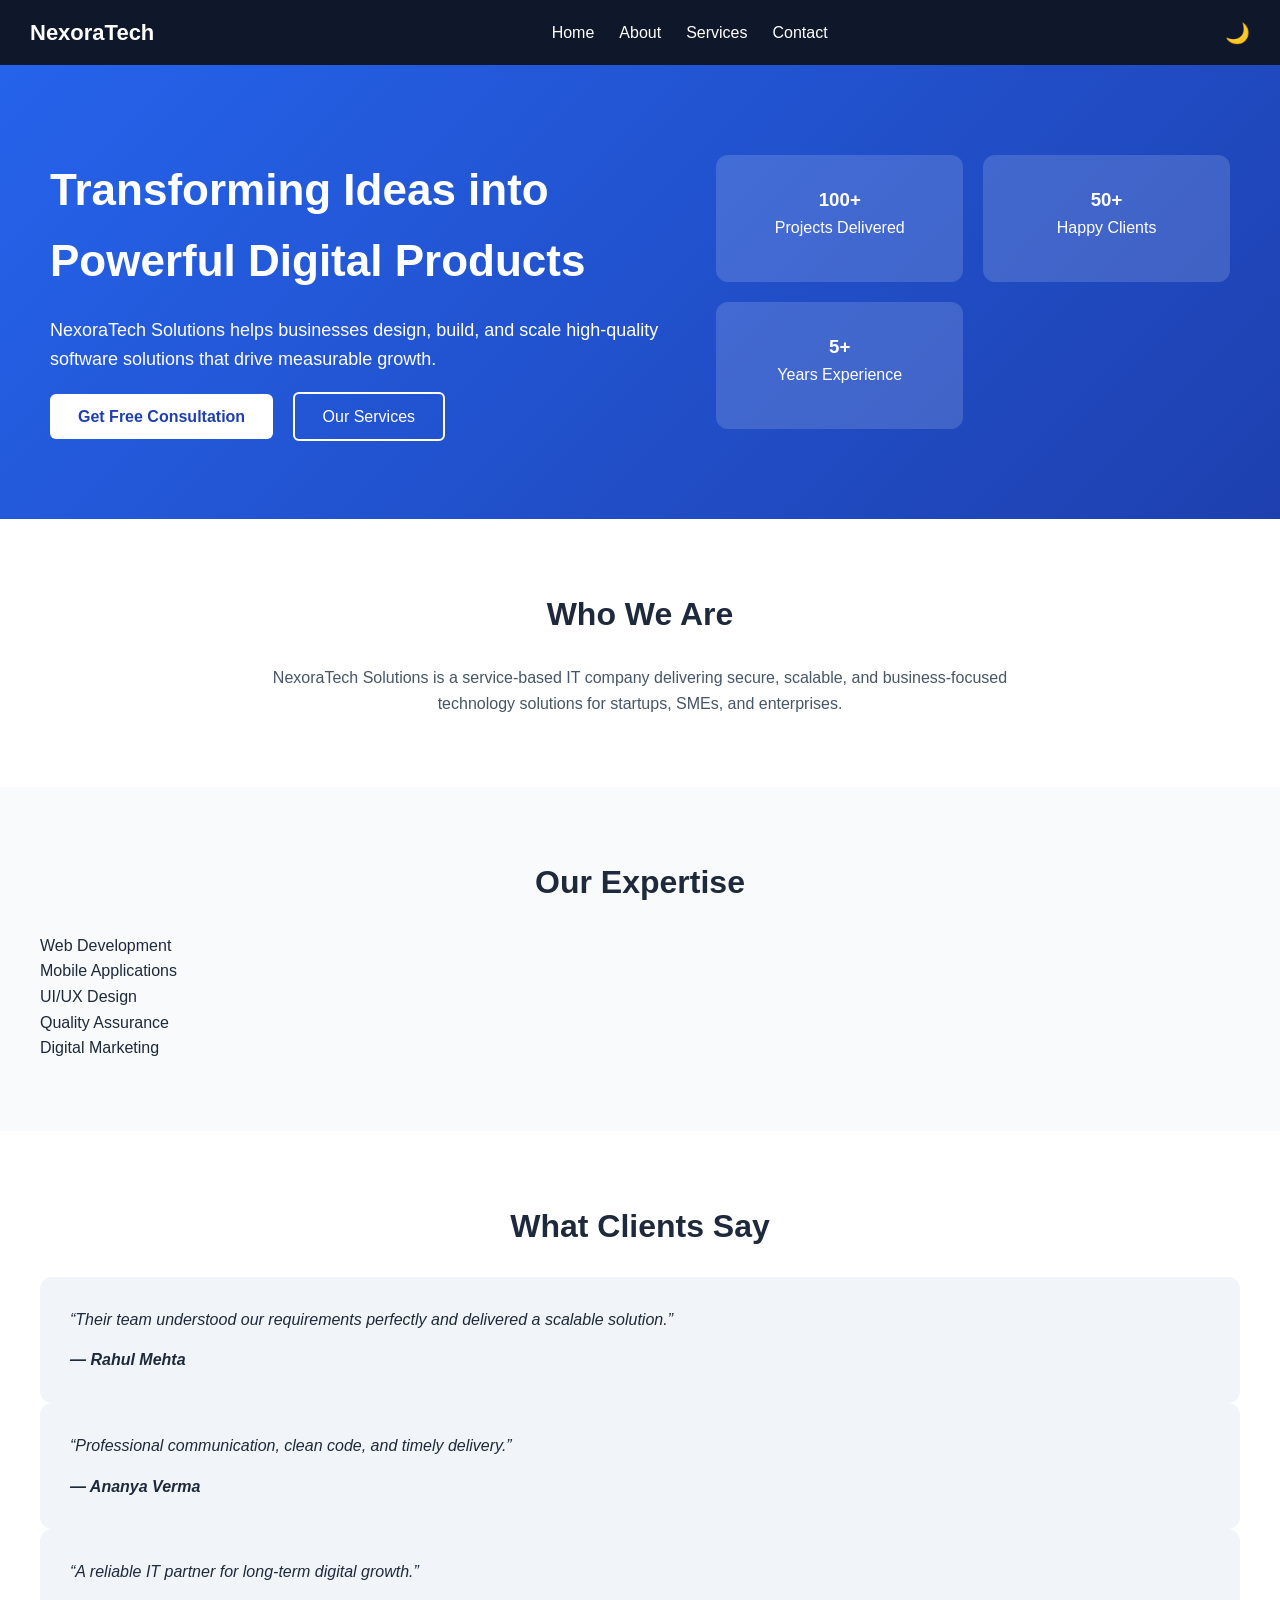
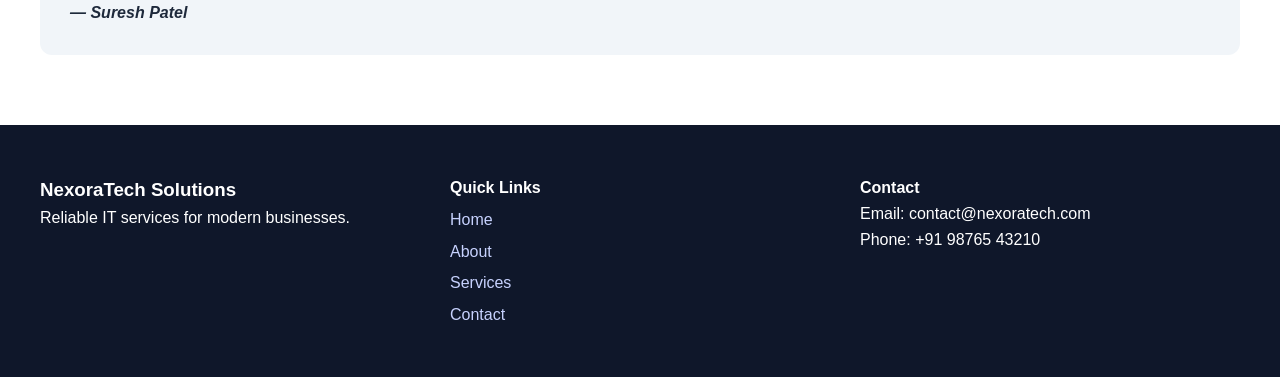
<file: index.html>
<!DOCTYPE html>
<html lang="en">
<head>
  <meta charset="UTF-8">
  <title>NexoraTech Solutions</title>
  <meta name="viewport" content="width=device-width, initial-scale=1.0">
  <link rel="stylesheet" href="/style.css">
</head>
<body>

<header class="navbar">
  <div class="logo">NexoraTech</div>

  <ul class="nav-links" id="navLinks">
    <li><a href="index.html">Home</a></li>
    <li><a href="about.html">About</a></li>
    <li><a href="services.html">Services</a></li>
    <li><a href="contact.html">Contact</a></li>
  </ul>

  <div class="nav-actions">
    <button id="darkModeBtn">🌙</button>
    <div class="hamburger" id="hamburger">☰</div>
  </div>
</header>

<!-- HERO -->
<section class="hero-advanced">
  <div class="hero-text">
    <h1>Transforming Ideas into Powerful Digital Products</h1>
    <p>
      NexoraTech Solutions helps businesses design, build, and scale
      high-quality software solutions that drive measurable growth.
    </p>
    <div class="hero-buttons">
      <a href="contact.html" class="btn-primary">Get Free Consultation</a>
      <a href="services.html" class="btn-secondary">Our Services</a>
    </div>
  </div>

  <div class="hero-visual">
    <div class="stats-card">
      <h3>100+</h3>
      <p>Projects Delivered</p>
    </div>
    <div class="stats-card">
      <h3>50+</h3>
      <p>Happy Clients</p>
    </div>
    <div class="stats-card">
      <h3>5+</h3>
      <p>Years Experience</p>
    </div>
  </div>
</section>

<!-- ABOUT PREVIEW -->
<section class="section">
  <h2 class="section-title">Who We Are</h2>
  <p class="center-text">
    NexoraTech Solutions is a service-based IT company delivering secure,
    scalable, and business-focused technology solutions for startups,
    SMEs, and enterprises.
  </p>
</section>

<!-- SERVICES HIGHLIGHT -->
<section class="section bg-soft">
  <h2 class="section-title">Our Expertise</h2>

  <div class="cards">
    <div class="card">Web Development</div>
    <div class="card">Mobile Applications</div>
    <div class="card">UI/UX Design</div>
    <div class="card">Quality Assurance</div>
    <div class="card">Digital Marketing</div>
  </div>
</section>

<!-- TESTIMONIALS -->
<section class="section">
  <h2 class="section-title">What Clients Say</h2>

  <div class="cards">
    <div class="testimonial">
      “Their team understood our requirements perfectly and delivered a scalable solution.”
      <span>— Rahul Mehta</span>
    </div>
    <div class="testimonial">
      “Professional communication, clean code, and timely delivery.”
      <span>— Ananya Verma</span>
    </div>
    <div class="testimonial">
      “A reliable IT partner for long-term digital growth.”
      <span>— Suresh Patel</span>
    </div>
  </div>
</section>

<footer class="footer">
  <div>
    <h3>NexoraTech Solutions</h3>
    <p>Reliable IT services for modern businesses.</p>
  </div>

  <div>
    <h4>Quick Links</h4>
    <a href="index.html">Home</a>
    <a href="about.html">About</a>
    <a href="services.html">Services</a>
    <a href="contact.html">Contact</a>
  </div>

  <div>
    <h4>Contact</h4>
    <p>Email: contact@nexoratech.com</p>
    <p>Phone: +91 98765 43210</p>
  </div>
</footer>

<script src="/script.js"></script>
</body>
</html>
</file>
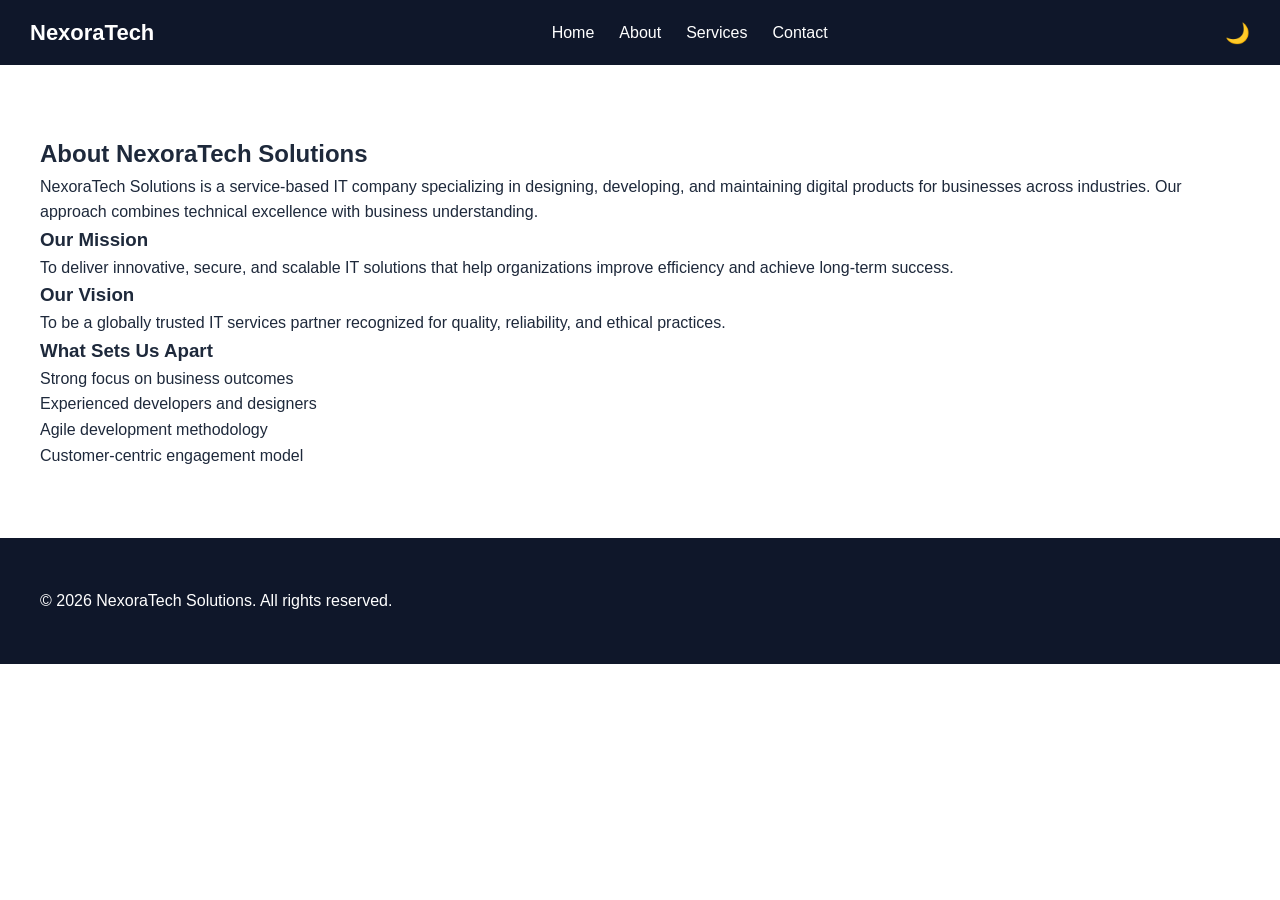
<file: about.html>
<!DOCTYPE html>
<html lang="en">
<head>
  <meta charset="UTF-8">
  <title>About | NexoraTech</title>
  <meta name="viewport" content="width=device-width, initial-scale=1.0">
  <link rel="stylesheet" href="/style.css">
</head>
<body>

<header class="navbar">
  <div class="logo">NexoraTech</div>
  <ul class="nav-links" id="navLinks">
    <li><a href="index.html">Home</a></li>
    <li><a href="about.html">About</a></li>
    <li><a href="services.html">Services</a></li>
    <li><a href="contact.html">Contact</a></li>
  </ul>
  <div class="nav-actions">
    <button id="darkModeBtn">🌙</button>
    <div class="hamburger" id="hamburger">☰</div>
  </div>
</header>

<section class="section">
  <h1>About NexoraTech Solutions</h1>

  <p>
    NexoraTech Solutions is a service-based IT company specializing in designing,
    developing, and maintaining digital products for businesses across industries.
    Our approach combines technical excellence with business understanding.
  </p>

  <h3>Our Mission</h3>
  <p>
    To deliver innovative, secure, and scalable IT solutions that help organizations
    improve efficiency and achieve long-term success.
  </p>

  <h3>Our Vision</h3>
  <p>
    To be a globally trusted IT services partner recognized for quality,
    reliability, and ethical practices.
  </p>

  <h3>What Sets Us Apart</h3>
  <ul>
    <li>Strong focus on business outcomes</li>
    <li>Experienced developers and designers</li>
    <li>Agile development methodology</li>
    <li>Customer-centric engagement model</li>
  </ul>
</section>

<footer class="footer">
  <p>© 2026 NexoraTech Solutions. All rights reserved.</p>
</footer>

<script src="/script.js"></script>
</body>
</html>
</file>
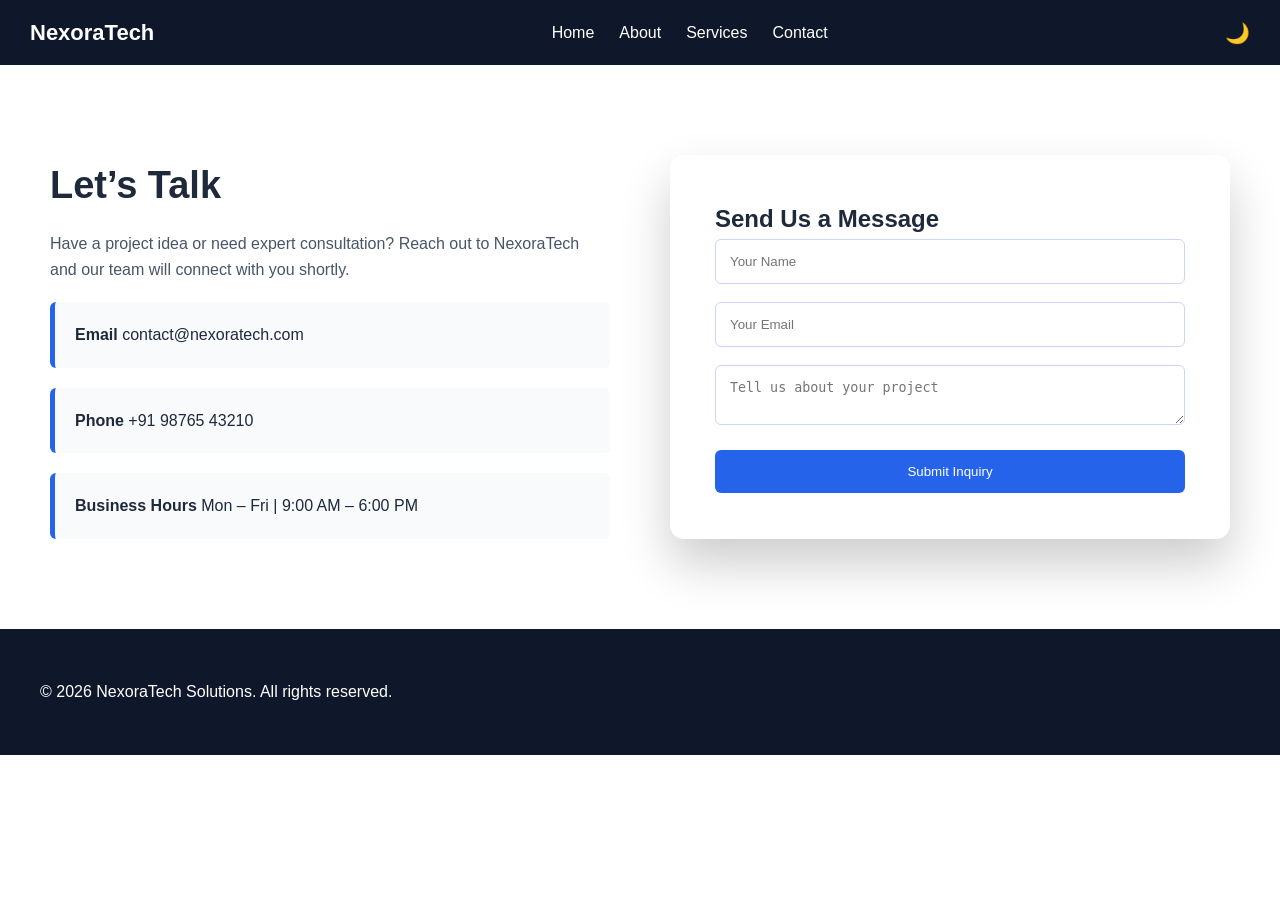
<file: contact.html>
<!DOCTYPE html>
<html lang="en">
<head>
  <meta charset="UTF-8">
  <title>Contact | NexoraTech</title>
  <meta name="viewport" content="width=device-width, initial-scale=1.0">
  <link rel="stylesheet" href="/style.css">
</head>
<body>

<header class="navbar">
  <div class="logo">NexoraTech</div>

  <ul class="nav-links" id="navLinks">
    <li><a href="index.html">Home</a></li>
    <li><a href="about.html">About</a></li>
    <li><a href="services.html">Services</a></li>
    <li><a href="contact.html">Contact</a></li>
  </ul>

  <div class="nav-actions">
    <button id="darkModeBtn">🌙</button>
    <div class="hamburger" id="hamburger">☰</div>
  </div>
</header>

<section class="contact-wrapper">
  <div class="contact-info">
    <h1>Let’s Talk</h1>
    <p>
      Have a project idea or need expert consultation?
      Reach out to NexoraTech and our team will connect with you shortly.
    </p>

    <div class="info-box">
      <strong>Email</strong>
      <span>contact@nexoratech.com</span>
    </div>

    <div class="info-box">
      <strong>Phone</strong>
      <span>+91 98765 43210</span>
    </div>

    <div class="info-box">
      <strong>Business Hours</strong>
      <span>Mon – Fri | 9:00 AM – 6:00 PM</span>
    </div>
  </div>

  <div class="contact-form-card">
    <h2>Send Us a Message</h2>

    <form id="contactForm">
      <input type="text" id="name" placeholder="Your Name">
      <input type="email" id="email" placeholder="Your Email">
      <textarea id="message" placeholder="Tell us about your project"></textarea>
      <button type="submit">Submit Inquiry</button>
      <p id="error"></p>
    </form>
  </div>
</section>

<footer class="footer">
  <p>© 2026 NexoraTech Solutions. All rights reserved.</p>
</footer>

<script src="/script.js"></script>
</body>
</html>
</file>
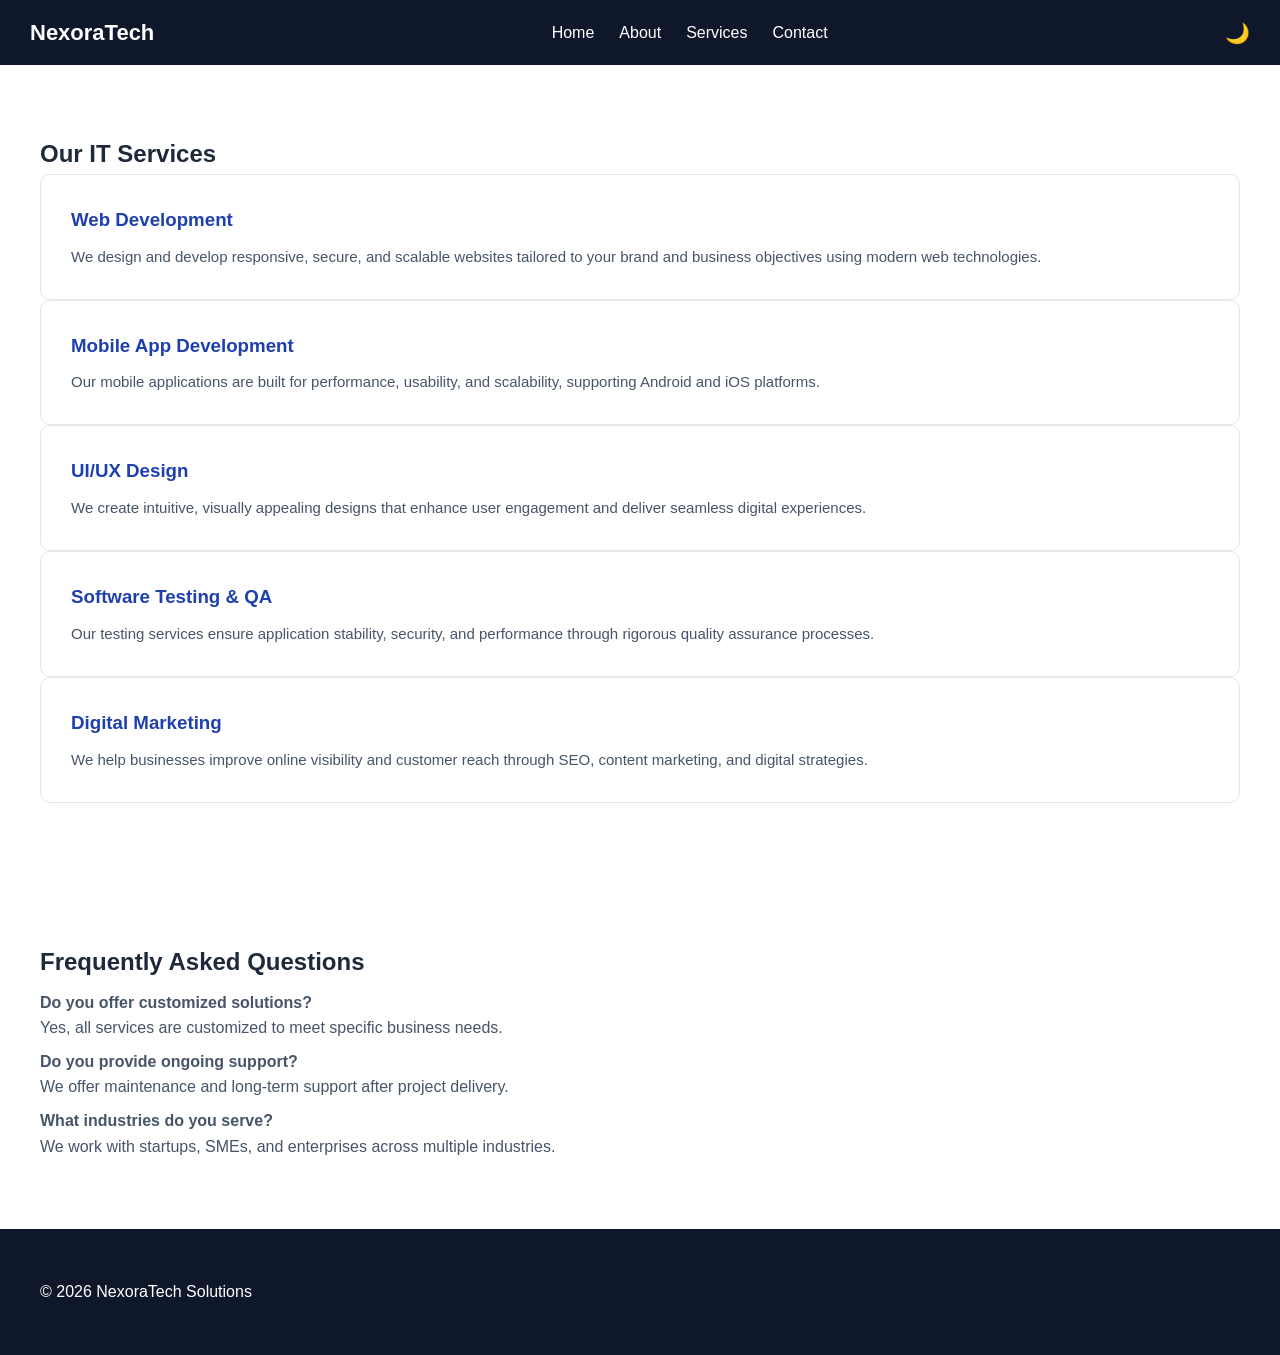
<file: services.html>
<!DOCTYPE html>
<html lang="en">
<head>
  <meta charset="UTF-8">
  <title>Services | NexoraTech</title>
  <meta name="viewport" content="width=device-width, initial-scale=1.0">
  <link rel="stylesheet" href="/style.css">
</head>
<body>

<header class="navbar">
  <div class="logo">NexoraTech</div>
  <ul class="nav-links" id="navLinks">
    <li><a href="index.html">Home</a></li>
    <li><a href="about.html">About</a></li>
    <li><a href="services.html">Services</a></li>
    <li><a href="contact.html">Contact</a></li>
  </ul>
  <div class="nav-actions">
    <button id="darkModeBtn">🌙</button>
    <div class="hamburger" id="hamburger">☰</div>
  </div>
</header>

<section class="section">
  <h1>Our IT Services</h1>

  <div class="service-card">
    <h3>Web Development</h3>
    <p>
      We design and develop responsive, secure, and scalable websites tailored to
      your brand and business objectives using modern web technologies.
    </p>
  </div>

  <div class="service-card">
    <h3>Mobile App Development</h3>
    <p>
      Our mobile applications are built for performance, usability, and scalability,
      supporting Android and iOS platforms.
    </p>
  </div>

  <div class="service-card">
    <h3>UI/UX Design</h3>
    <p>
      We create intuitive, visually appealing designs that enhance user engagement
      and deliver seamless digital experiences.
    </p>
  </div>

  <div class="service-card">
    <h3>Software Testing & QA</h3>
    <p>
      Our testing services ensure application stability, security, and performance
      through rigorous quality assurance processes.
    </p>
  </div>

  <div class="service-card">
    <h3>Digital Marketing</h3>
    <p>
      We help businesses improve online visibility and customer reach through
      SEO, content marketing, and digital strategies.
    </p>
  </div>
</section>

<section class="section bg-light">
  <h2>Frequently Asked Questions</h2>

  <div class="faq">
    <p><strong>Do you offer customized solutions?</strong><br>
      Yes, all services are customized to meet specific business needs.</p>

    <p><strong>Do you provide ongoing support?</strong><br>
      We offer maintenance and long-term support after project delivery.</p>

    <p><strong>What industries do you serve?</strong><br>
      We work with startups, SMEs, and enterprises across multiple industries.</p>
  </div>
</section>

<footer class="footer">
  <p>© 2026 NexoraTech Solutions</p>
</footer>

<script src="/script.js"></script>
</body>
</html>
</file>
<file: style.css>
/* ======================
   GLOBAL RESET & BASE
====================== */
* {
  margin: 0;
  padding: 0;
  box-sizing: border-box;
}

body {
  font-family: "Segoe UI", Arial, sans-serif;
  background: #ffffff;
  color: #1e293b;
  line-height: 1.6;
  transition: background 0.3s, color 0.3s;
}

body.dark {
  background: #0f172a;
  color: #e5e7eb;
}

a {
  text-decoration: none;
  color: inherit;
}

ul {
  list-style: none;
}

/* ======================
   NAVBAR
====================== */
.navbar {
  background: #0f172a;
  color: white;
  padding: 15px 30px;
  display: flex;
  justify-content: space-between;
  align-items: center;
}

.logo {
  font-size: 22px;
  font-weight: bold;
}

.nav-links {
  display: flex;
  gap: 25px;
}

.nav-links a {
  color: white;
  font-weight: 500;
}

.nav-links a:hover {
  color: #93c5fd;
}

.nav-actions {
  display: flex;
  align-items: center;
  gap: 15px;
}

#darkModeBtn {
  background: transparent;
  border: none;
  font-size: 20px;
  cursor: pointer;
  color: white;
}

.hamburger {
  display: none;
  font-size: 26px;
  cursor: pointer;
}

/* ======================
   HERO SECTION (HOME)
====================== */
.hero-advanced {
  display: grid;
  grid-template-columns: 1.2fr 1fr;
  gap: 50px;
  padding: 90px 50px;
  background: linear-gradient(135deg, #2563eb, #1e40af);
  color: white;
}

.hero-text h1 {
  font-size: 44px;
  margin-bottom: 20px;
}

.hero-text p {
  font-size: 18px;
}

.hero-buttons {
  margin-top: 30px;
}

.btn-primary {
  background: white;
  color: #1e40af;
  padding: 14px 28px;
  font-weight: bold;
  border-radius: 6px;
  margin-right: 15px;
}

.btn-secondary {
  border: 2px solid white;
  padding: 14px 28px;
  border-radius: 6px;
  color: white;
}

.hero-visual {
  display: grid;
  grid-template-columns: repeat(2, 1fr);
  gap: 20px;
}

.stats-card {
  background: rgba(255, 255, 255, 0.15);
  padding: 30px;
  border-radius: 12px;
  text-align: center;
}

/* ======================
   COMMON SECTIONS
====================== */
.section {
  padding: 70px 40px;
}

.section-title {
  text-align: center;
  font-size: 32px;
  margin-bottom: 25px;
}

.center-text {
  text-align: center;
  max-width: 750px;
  margin: auto;
  color: #475569;
}

body.dark .center-text {
  color: #cbd5f5;
}

.bg-soft {
  background: #f8fafc;
}

body.dark .bg-soft {
  background: #020617;
}

/* ======================
   SERVICES PAGE (RESTORED)
   Simple, clean & professional
====================== */
.services-grid {
  margin-top: 40px;
  display: grid;
  grid-template-columns: repeat(auto-fit, minmax(260px, 1fr));
  gap: 30px;
}

.service-card {
  background: white;
  border: 1px solid #e5e7eb;
  padding: 30px;
  border-radius: 10px;
  transition: border 0.3s, transform 0.3s;
}

.service-card h3 {
  margin-bottom: 10px;
  color: #1e40af;
}

.service-card p {
  color: #475569;
  font-size: 15px;
}

.service-card:hover {
  transform: translateY(-4px);
  border-color: #2563eb;
}

body.dark .service-card {
  background: #020617;
  border-color: #1e293b;
}

body.dark .service-card p {
  color: #cbd5f5;
}

/* ======================
   TESTIMONIALS
====================== */
.testimonial {
  background: #f1f5f9;
  padding: 30px;
  border-radius: 12px;
  font-style: italic;
}

.testimonial span {
  display: block;
  margin-top: 15px;
  font-weight: bold;
}

body.dark .testimonial {
  background: #020617;
}

/* ======================
   FAQ
====================== */
.faq h4 {
  margin-top: 20px;
  color: #1e40af;
}

.faq p {
  margin-top: 8px;
  color: #475569;
}

body.dark .faq p {
  color: #cbd5f5;
}

/* ======================
   CONTACT PAGE
====================== */
.contact-wrapper {
  display: grid;
  grid-template-columns: 1fr 1fr;
  gap: 60px;
  padding: 90px 50px;
}

.contact-info h1 {
  font-size: 38px;
  margin-bottom: 15px;
}

.contact-info p {
  color: #475569;
}

body.dark .contact-info p {
  color: #cbd5f5;
}

.info-box {
  margin-top: 20px;
  background: #f8fafc;
  padding: 20px;
  border-left: 5px solid #2563eb;
  border-radius: 6px;
}

body.dark .info-box {
  background: #020617;
}

.contact-form-card {
  background: white;
  padding: 45px;
  border-radius: 14px;
  box-shadow: 0 25px 50px rgba(0,0,0,0.2);
}

body.dark .contact-form-card {
  background: #020617;
}

.contact-form-card input,
.contact-form-card textarea {
  width: 100%;
  padding: 14px;
  margin-bottom: 18px;
  border-radius: 6px;
  border: 1px solid #cbd5f5;
}

.contact-form-card button {
  width: 100%;
  padding: 14px;
  background: #2563eb;
  color: white;
  border: none;
  border-radius: 6px;
}

/* ======================
   FOOTER
====================== */
.footer {
  background: #0f172a;
  color: white;
  padding: 50px 40px;
  display: grid;
  grid-template-columns: repeat(auto-fit, minmax(220px, 1fr));
  gap: 30px;
}

.footer a {
  color: #c7d2fe;
  display: block;
  margin-top: 6px;
}

/* ======================
   RESPONSIVE
====================== */
@media (max-width: 900px) {
  .hero-advanced,
  .contact-wrapper {
    grid-template-columns: 1fr;
    padding: 60px 25px;
  }
}

@media (max-width: 768px) {
  .nav-links {
    display: none;
    flex-direction: column;
    background: #0f172a;
    position: absolute;
    top: 65px;
    right: 20px;
    padding: 20px;
    border-radius: 8px;
  }

  .nav-links.active {
    display: flex;
  }

  .hamburger {
    display: block;
  }
}
</file>
